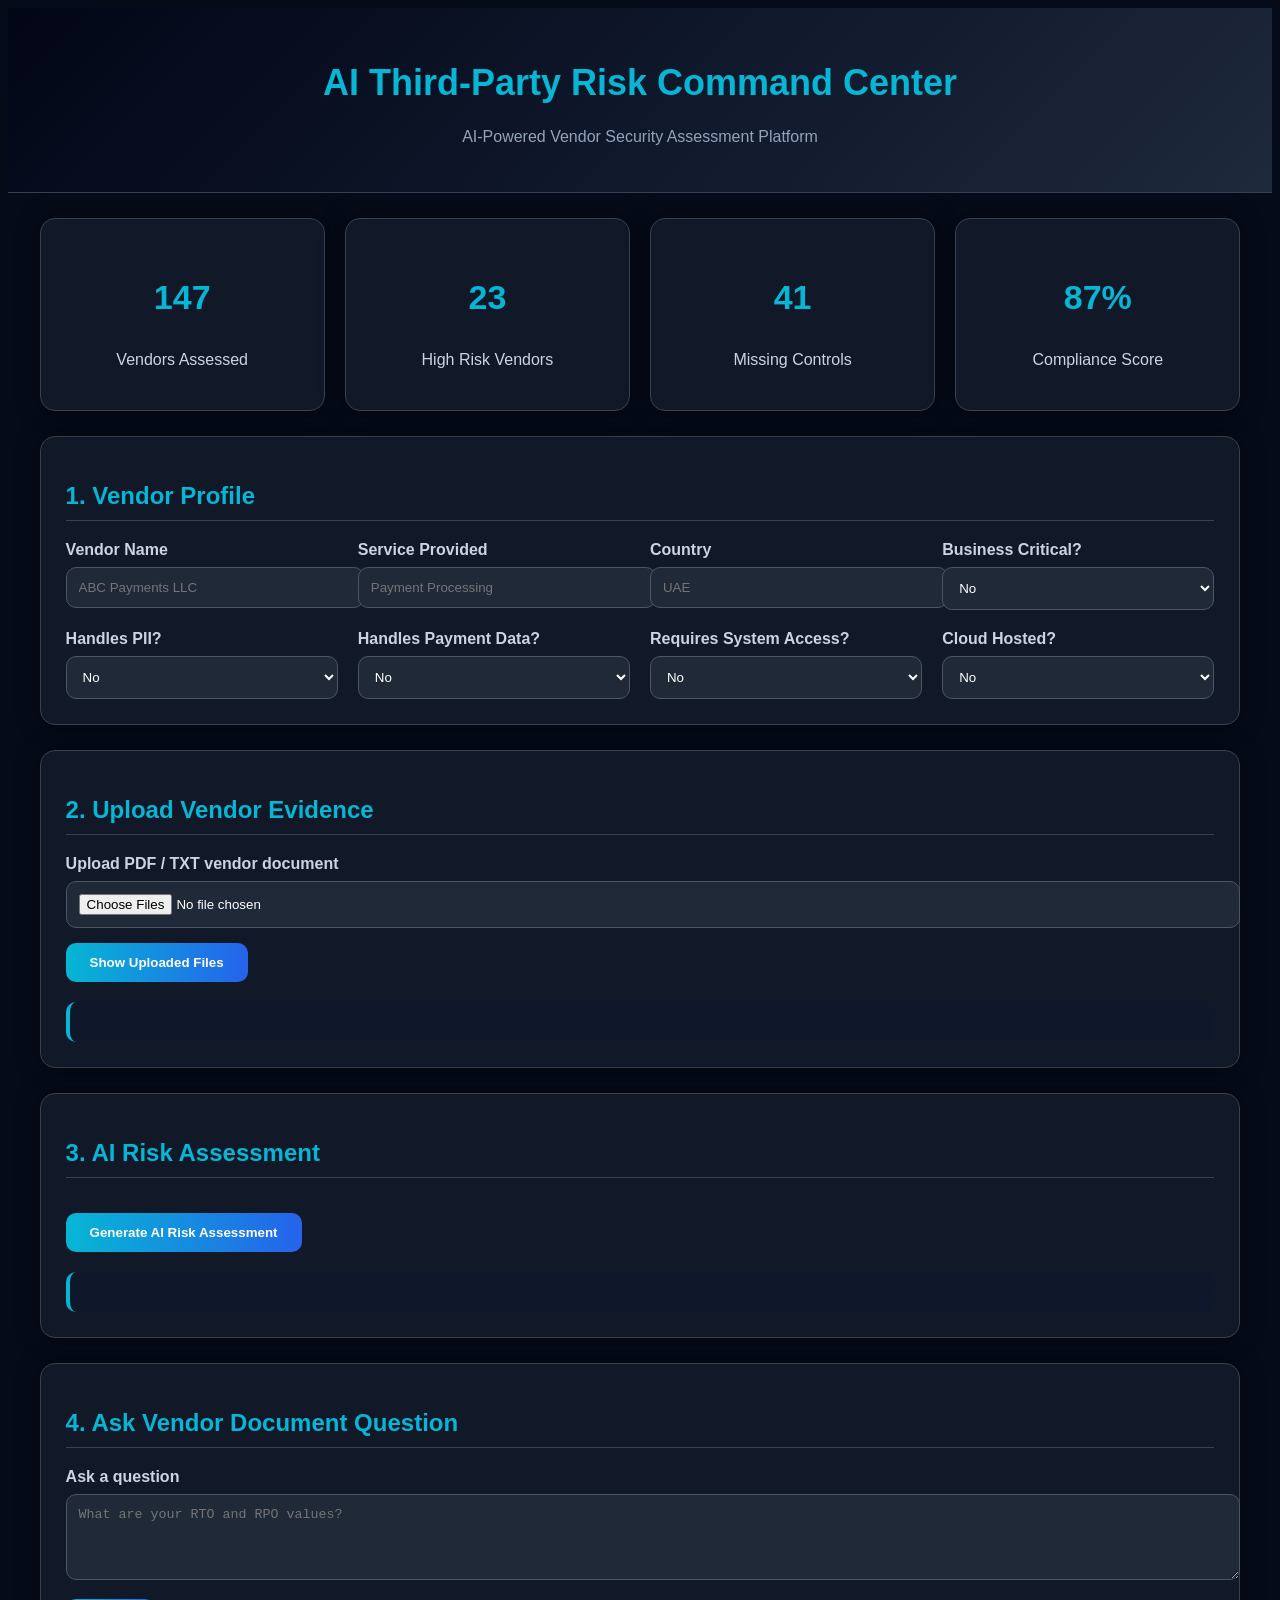
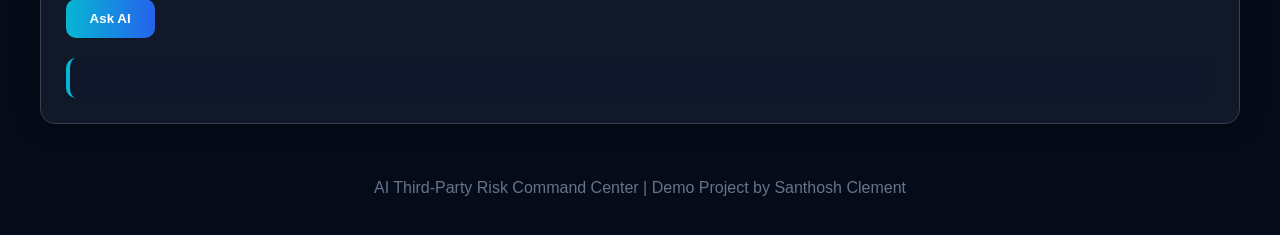
<file: index.html>
<!DOCTYPE html>
<html lang="en">
<head>
  <meta charset="UTF-8" />
  <meta name="viewport" content="width=device-width, initial-scale=1.0" />
  <title>AI Third-Party Risk Command Center</title>
  <link rel="stylesheet" href="style.css">
</head>

<body>

<header>
  <h1>AI Third-Party Risk Command Center</h1>
  <p>AI-Powered Vendor Security Assessment Platform</p>
</header>

<div class="container">

  <div class="hero-stats">
    <div class="stat-card"><h3>147</h3><p>Vendors Assessed</p></div>
    <div class="stat-card"><h3>23</h3><p>High Risk Vendors</p></div>
    <div class="stat-card"><h3>41</h3><p>Missing Controls</p></div>
    <div class="stat-card"><h3>87%</h3><p>Compliance Score</p></div>
  </div>

  <div class="card">
    <h2>1. Vendor Profile</h2>

    <div class="grid">
      <div>
        <label>Vendor Name</label>
        <input type="text" id="vendorName" placeholder="ABC Payments LLC">
      </div>

      <div>
        <label>Service Provided</label>
        <input type="text" id="service" placeholder="Payment Processing">
      </div>

      <div>
        <label>Country</label>
        <input type="text" id="country" placeholder="UAE">
      </div>

      <div>
        <label>Business Critical?</label>
        <select id="critical">
          <option>No</option>
          <option>Yes</option>
        </select>
      </div>

      <div>
        <label>Handles PII?</label>
        <select id="pii">
          <option>No</option>
          <option>Yes</option>
        </select>
      </div>

      <div>
        <label>Handles Payment Data?</label>
        <select id="payment">
          <option>No</option>
          <option>Yes</option>
        </select>
      </div>

      <div>
        <label>Requires System Access?</label>
        <select id="access">
          <option>No</option>
          <option>Yes</option>
        </select>
      </div>

      <div>
        <label>Cloud Hosted?</label>
        <select id="cloud">
          <option>No</option>
          <option>Yes</option>
        </select>
      </div>
    </div>
  </div>

  <div class="card">
    <h2>2. Upload Vendor Evidence</h2>

    <label>Upload PDF / TXT vendor document</label>
    <input type="file" id="docs" multiple>

    <button onclick="showUploadedFiles()">Show Uploaded Files</button>

    <div id="fileList" class="result"></div>
  </div>

  <div class="card">
    <h2>3. AI Risk Assessment</h2>

    <button onclick="generateAIAssessment()">Generate AI Risk Assessment</button>

    <div id="riskSummary"></div>
    <div id="assessmentResult" class="result"></div>
  </div>

  <div class="card">
    <h2>4. Ask Vendor Document Question</h2>

    <label>Ask a question</label>
    <textarea id="question" rows="4" placeholder="What are your RTO and RPO values?"></textarea>

    <button onclick="askQuestion()">Ask AI</button>

    <div id="answer" class="result"></div>
  </div>

</div>

<footer>
  AI Third-Party Risk Command Center | Demo Project by Santhosh Clement
</footer>

<script>
const API_URL = "https://ai-3rdpartyriskcopilot.onrender.com";

function showUploadedFiles() {
  const files = document.getElementById("docs").files;
  let output = "Uploaded Evidence Files:\n";

  if (files.length === 0) {
    output = "No files uploaded.";
  } else {
    for (let i = 0; i < files.length; i++) {
      output += "- " + files[i].name + "\n";
    }
  }

  document.getElementById("fileList").innerText = output;
}

async function generateAIAssessment() {
  const files = document.getElementById("docs").files;

  if (files.length === 0) {
    document.getElementById("assessmentResult").innerText =
      "Please upload at least one PDF or TXT vendor document.";
    return;
  }

  const formData = new FormData();

  formData.append("vendor_name", document.getElementById("vendorName").value || "Unknown Vendor");
  formData.append("service", document.getElementById("service").value || "Not Provided");
  formData.append("country", document.getElementById("country").value || "Not Provided");
  formData.append("business_critical", document.getElementById("critical").value);
  formData.append("pii", document.getElementById("pii").value);
  formData.append("payment_data", document.getElementById("payment").value);
  formData.append("system_access", document.getElementById("access").value);
  formData.append("cloud_hosted", document.getElementById("cloud").value);

  for (let i = 0; i < files.length; i++) {
    formData.append("files", files[i]);
  }

  document.getElementById("assessmentResult").innerText =
    "AI is analyzing vendor evidence. Please wait...";

  try {
    const response = await fetch(`${API_URL}/ai-assess`, {
      method: "POST",
      body: formData
    });

    const result = await response.json();

    document.getElementById("assessmentResult").innerText =
      result.ai_report || "No AI report generated.";

  } catch (error) {
    document.getElementById("assessmentResult").innerText =
      "Unable to connect to AI API. Please check backend URL or Render service.";
  }
}

async function askQuestion() {
  const question = document.getElementById("question").value;

  if (!question) {
    document.getElementById("answer").innerText = "Please enter a question.";
    return;
  }

  document.getElementById("answer").innerText =
    "AI is processing your question...";

  try {
    const response = await fetch(`${API_URL}/ask-question`, {
      method: "POST",
      headers: {
        "Content-Type": "application/json"
      },
      body: JSON.stringify({ question: question })
    });

    const result = await response.json();

    document.getElementById("answer").innerText =
      result.answer || result.ai_report || "No answer returned from API.";

  } catch (error) {
    document.getElementById("answer").innerText =
      "Ask AI API is not available yet. Backend needs /ask-question endpoint.";
  }
}
</script>

</body>
</html>
</file>
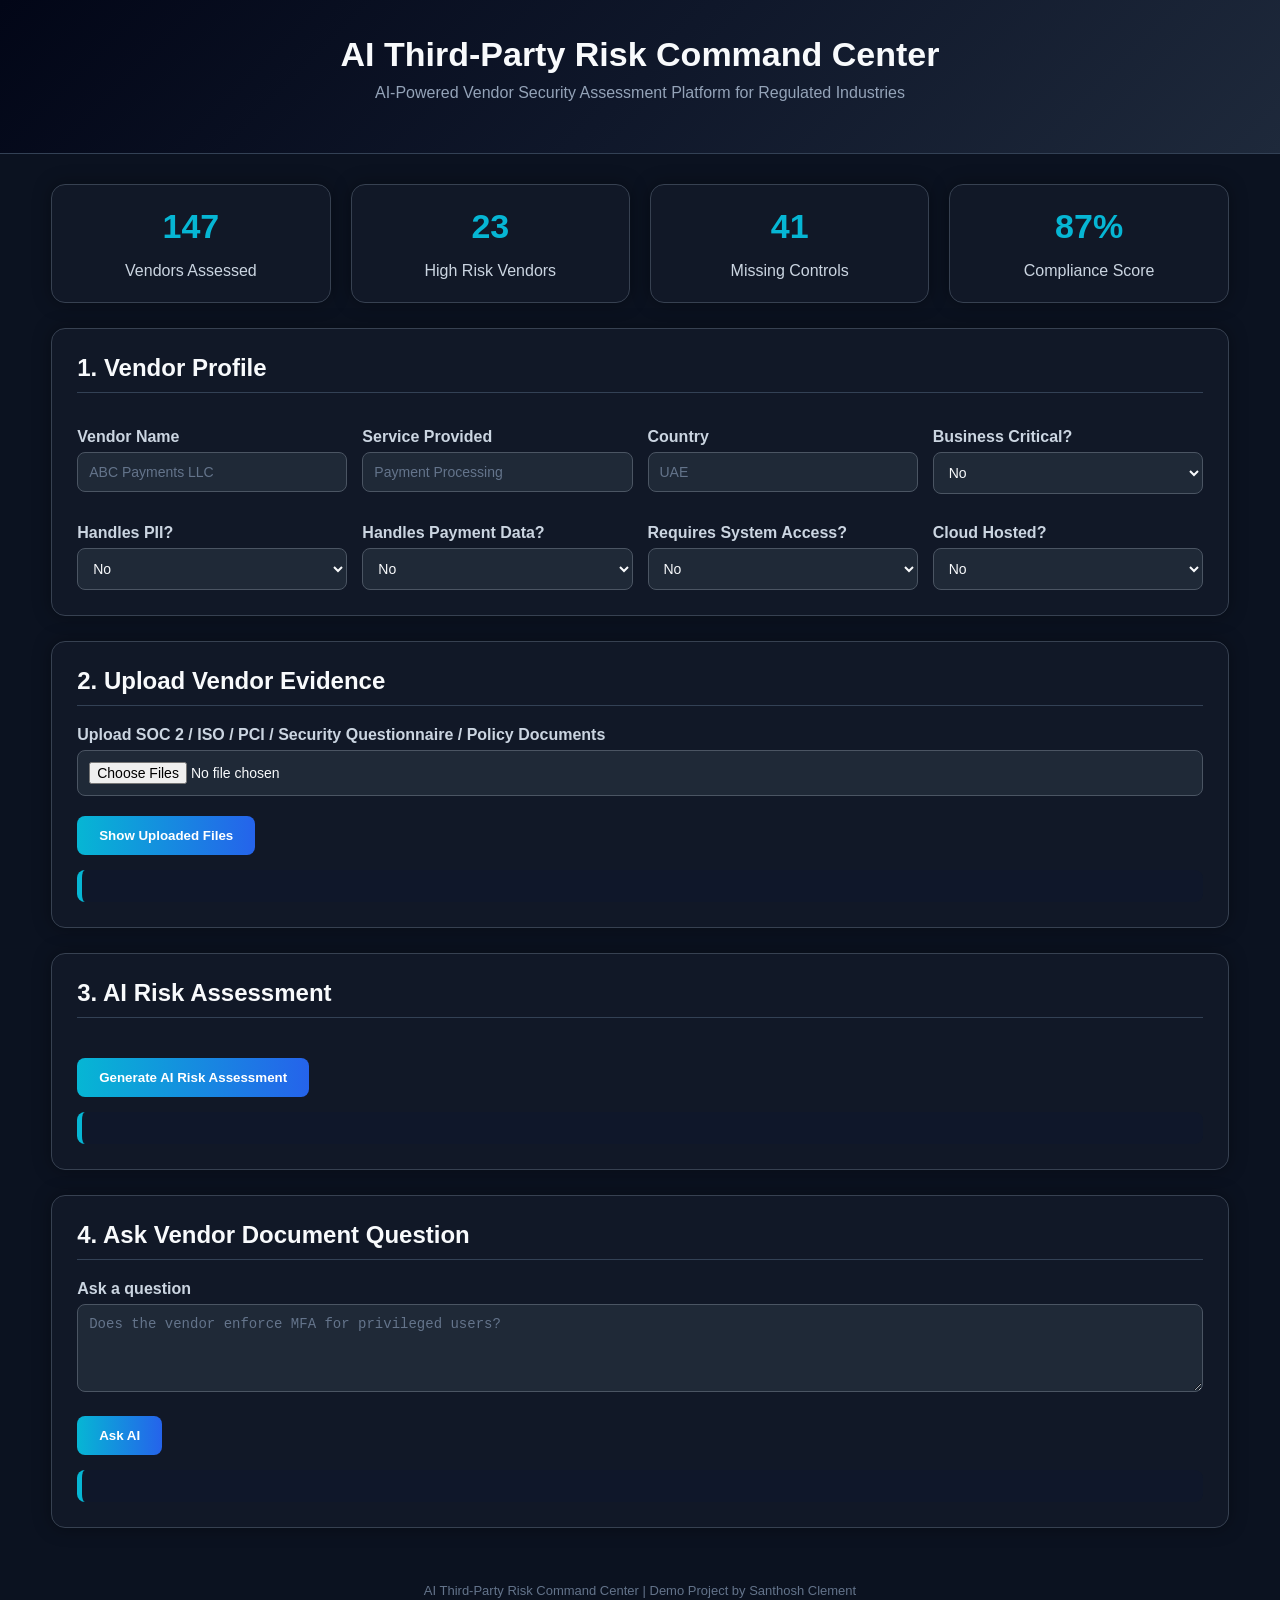
<file: frontend/index.html>
<!DOCTYPE html>
<html lang="en">
<head>
  <meta charset="UTF-8" />
  <meta name="viewport" content="width=device-width, initial-scale=1.0" />
  <title>AI Third-Party Risk Command Center</title>

  <style>
    * {
      box-sizing: border-box;
    }

    body {
      margin: 0;
      font-family: "Segoe UI", Arial, sans-serif;
      background: #0b1220;
      color: #e2e8f0;
    }

    header {
      background: linear-gradient(135deg, #020617, #0f172a, #1e293b);
      color: white;
      padding: 35px 20px;
      text-align: center;
      border-bottom: 1px solid #334155;
    }

    header h1 {
      margin: 0;
      font-size: 34px;
      color: #f8fafc;
    }

    header p {
      margin-top: 10px;
      color: #94a3b8;
      font-size: 16px;
    }

    .container {
      width: 92%;
      max-width: 1200px;
      margin: 30px auto;
    }

    .hero-stats {
      display: grid;
      grid-template-columns: repeat(auto-fit, minmax(220px, 1fr));
      gap: 20px;
      margin-bottom: 25px;
    }

    .stat-card {
      background: #111827;
      border: 1px solid #374151;
      border-radius: 14px;
      padding: 22px;
      text-align: center;
      box-shadow: 0 0 18px rgba(0,0,0,0.35);
    }

    .stat-card h3 {
      color: #06b6d4;
      font-size: 34px;
      margin: 0;
    }

    .stat-card p {
      color: #cbd5e1;
      margin-bottom: 0;
    }

    .card {
      background: #111827;
      padding: 25px;
      margin-bottom: 25px;
      border-radius: 14px;
      border: 1px solid #374151;
      box-shadow: 0 0 18px rgba(0,0,0,0.35);
    }

    h2 {
      margin-top: 0;
      color: #f8fafc;
      border-bottom: 1px solid #334155;
      padding-bottom: 10px;
    }

    label {
      display: block;
      margin-top: 15px;
      font-weight: 600;
      color: #cbd5e1;
    }

    input,
    select,
    textarea {
      width: 100%;
      padding: 11px;
      margin-top: 6px;
      background: #1f2937;
      border: 1px solid #4b5563;
      border-radius: 8px;
      font-size: 14px;
      color: #f8fafc;
    }

    input:focus,
    select:focus,
    textarea:focus {
      border-color: #06b6d4;
      outline: none;
      box-shadow: 0 0 0 2px rgba(6,182,212,0.2);
    }

    input::placeholder,
    textarea::placeholder {
      color: #64748b;
    }

    button {
      margin-top: 20px;
      padding: 12px 22px;
      background: linear-gradient(90deg, #06b6d4, #2563eb);
      color: white;
      border: none;
      border-radius: 8px;
      cursor: pointer;
      font-weight: bold;
      transition: 0.2s ease;
    }

    button:hover {
      transform: translateY(-2px);
      box-shadow: 0 8px 18px rgba(37,99,235,0.35);
    }

    .grid {
      display: grid;
      grid-template-columns: repeat(auto-fit, minmax(230px, 1fr));
      gap: 15px;
    }

    .risk-box {
      padding: 18px;
      border-radius: 10px;
      color: white;
      font-weight: bold;
      text-align: center;
      margin-top: 15px;
      font-size: 17px;
    }

    .low {
      background: #065f46;
    }

    .medium {
      background: #92400e;
    }

    .high {
      background: #991b1b;
    }

    .critical {
      background: #7f1d1d;
      box-shadow: 0 0 20px rgba(239,68,68,0.45);
    }

    .result {
      background: #0f172a;
      border-left: 5px solid #06b6d4;
      padding: 16px;
      margin-top: 15px;
      border-radius: 8px;
      white-space: pre-line;
      color: #dbeafe;
      line-height: 1.6;
    }

    footer {
      text-align: center;
      color: #64748b;
      padding: 25px;
      font-size: 13px;
    }
  </style>
</head>

<body>

<header>
  <h1>AI Third-Party Risk Command Center</h1>
  <p>AI-Powered Vendor Security Assessment Platform for Regulated Industries</p>
</header>

<div class="container">

  <div class="hero-stats">
    <div class="stat-card">
      <h3>147</h3>
      <p>Vendors Assessed</p>
    </div>

    <div class="stat-card">
      <h3>23</h3>
      <p>High Risk Vendors</p>
    </div>

    <div class="stat-card">
      <h3>41</h3>
      <p>Missing Controls</p>
    </div>

    <div class="stat-card">
      <h3>87%</h3>
      <p>Compliance Score</p>
    </div>
  </div>

  <div class="card">
    <h2>1. Vendor Profile</h2>

    <div class="grid">
      <div>
        <label>Vendor Name</label>
        <input type="text" id="vendorName" placeholder="ABC Payments LLC">
      </div>

      <div>
        <label>Service Provided</label>
        <input type="text" id="service" placeholder="Payment Processing">
      </div>

      <div>
        <label>Country</label>
        <input type="text" id="country" placeholder="UAE">
      </div>

      <div>
        <label>Business Critical?</label>
        <select id="critical">
          <option>No</option>
          <option>Yes</option>
        </select>
      </div>

      <div>
        <label>Handles PII?</label>
        <select id="pii">
          <option>No</option>
          <option>Yes</option>
        </select>
      </div>

      <div>
        <label>Handles Payment Data?</label>
        <select id="payment">
          <option>No</option>
          <option>Yes</option>
        </select>
      </div>

      <div>
        <label>Requires System Access?</label>
        <select id="access">
          <option>No</option>
          <option>Yes</option>
        </select>
      </div>

      <div>
        <label>Cloud Hosted?</label>
        <select id="cloud">
          <option>No</option>
          <option>Yes</option>
        </select>
      </div>
    </div>
  </div>

  <div class="card">
    <h2>2. Upload Vendor Evidence</h2>

    <label>Upload SOC 2 / ISO / PCI / Security Questionnaire / Policy Documents</label>
    <input type="file" id="docs" multiple>

    <button onclick="showUploadedFiles()">Show Uploaded Files</button>

    <div id="fileList" class="result"></div>
  </div>

  <div class="card">
    <h2>3. AI Risk Assessment</h2>

    <button onclick="generateAssessment()">Generate AI Risk Assessment</button>

    <div id="riskSummary"></div>
    <div id="assessmentResult" class="result"></div>
  </div>

  <div class="card">
    <h2>4. Ask Vendor Document Question</h2>

    <label>Ask a question</label>
    <textarea id="question" rows="4" placeholder="Does the vendor enforce MFA for privileged users?"></textarea>

    <button onclick="askQuestion()">Ask AI</button>

    <div id="answer" class="result"></div>
  </div>

</div>

<footer>
  AI Third-Party Risk Command Center | Demo Project by Santhosh Clement
</footer>

<script>
  function showUploadedFiles() {
    const files = document.getElementById("docs").files;
    let output = "Uploaded Evidence Files:\\n";

    if (files.length === 0) {
      output = "No files uploaded.";
    } else {
      for (let i = 0; i < files.length; i++) {
        output += "- " + files[i].name + "\\n";
      }
    }

    document.getElementById("fileList").innerText = output;
  }

  function generateAssessment() {
    let score = 0;

    const vendor = document.getElementById("vendorName").value || "Unknown Vendor";
    const service = document.getElementById("service").value || "Not Provided";
    const country = document.getElementById("country").value || "Not Provided";

    if (document.getElementById("critical").value === "Yes") score += 20;
    if (document.getElementById("pii").value === "Yes") score += 15;
    if (document.getElementById("payment").value === "Yes") score += 25;
    if (document.getElementById("access").value === "Yes") score += 20;
    if (document.getElementById("cloud").value === "Yes") score += 10;

    let rating = "Low";
    let cssClass = "low";

    if (score > 30 && score <= 60) {
      rating = "Medium";
      cssClass = "medium";
    } else if (score > 60 && score <= 80) {
      rating = "High";
      cssClass = "high";
    } else if (score > 80) {
      rating = "Critical";
      cssClass = "critical";
    }

    document.getElementById("riskSummary").innerHTML = `
      <div class="risk-box ${cssClass}">
        Risk Score: ${score}/100 | Rating: ${rating}
      </div>
    `;

    document.getElementById("assessmentResult").innerText =
`Vendor: ${vendor}
Service: ${service}
Country: ${country}

Overall Risk Rating: ${rating}

Key Findings:
- Vendor business criticality and data handling were assessed.
- PII, payment data, system access, and cloud hosting increase third-party risk.
- Document validation is required for MFA, encryption, compliance, incident response, and BCP/DR.

Recommended Vendor Questions:
1. Do you enforce MFA for all users and administrators?
2. Do you encrypt data at rest and in transit?
3. Do you have ISO 27001, SOC 2, or PCI DSS certification?
4. What is your incident notification SLA?
5. Do you use subcontractors or fourth parties?
6. What are your RTO and RPO values?
7. Where is customer data stored and processed?
8. Do you support secure data deletion after contract termination?

Approval Recommendation:
Conditional approval pending vendor evidence review, compliance validation, and security control confirmation.`;
  }

  function askQuestion() {
    const question = document.getElementById("question").value;

    if (!question) {
      document.getElementById("answer").innerText = "Please enter a question.";
      return;
    }

    document.getElementById("answer").innerText =
`Demo AI Answer:

Your Question:
"${question}"

This interface is ready for RAG integration. In the next phase, uploaded vendor documents will be parsed, indexed, and searched to provide evidence-based AI answers.`;
  }
</script>

</body>
</html>
</file>
<file: style.css>
```css
* {
  margin: 0;
  padding: 0;
  box-sizing: border-box;
}

body {
  background: #050b18;
  color: #e2e8f0;
  font-family: 'Segoe UI', sans-serif;
}

header {
  background: linear-gradient(
      135deg,
      #020617,
      #0f172a,
      #1e293b
  );
  padding: 30px;
  text-align: center;
  border-bottom: 1px solid #334155;
}

header h1 {
  font-size: 36px;
  color: #06b6d4;
}

header p {
  color: #94a3b8;
  margin-top: 10px;
}

.container {
  width: 95%;
  max-width: 1400px;
  margin: 25px auto;
}

.hero-stats {
  display: grid;
  grid-template-columns: repeat(4,1fr);
  gap: 20px;
  margin-bottom: 25px;
}

.stat-card {
  background: #111827;
  border: 1px solid #374151;
  border-radius: 15px;
  padding: 25px;
  text-align: center;
  box-shadow: 0 0 25px rgba(0,0,0,.4);
}

.stat-card h3 {
  color: #06b6d4;
  font-size: 34px;
}

.stat-card p {
  color: #cbd5e1;
}

.card {
  background: #111827;
  border: 1px solid #374151;
  border-radius: 15px;
  padding: 25px;
  margin-bottom: 25px;
  box-shadow: 0 0 25px rgba(0,0,0,.35);
}

.card h2 {
  color: #06b6d4;
  margin-bottom: 20px;
  border-bottom: 1px solid #334155;
  padding-bottom: 10px;
}

.grid {
  display: grid;
  grid-template-columns: repeat(auto-fit,minmax(250px,1fr));
  gap: 20px;
}

label {
  display: block;
  margin-bottom: 8px;
  color: #cbd5e1;
  font-weight: 600;
}

input,
select,
textarea {
  width: 100%;
  padding: 12px;
  background: #1f2937;
  border: 1px solid #4b5563;
  border-radius: 10px;
  color: white;
}

input:focus,
select:focus,
textarea:focus {
  outline: none;
  border-color: #06b6d4;
  box-shadow: 0 0 12px rgba(6,182,212,.3);
}

button {
  background: linear-gradient(
      90deg,
      #06b6d4,
      #2563eb
  );
  color: white;
  border: none;
  padding: 12px 24px;
  border-radius: 10px;
  cursor: pointer;
  font-weight: bold;
  margin-top: 15px;
  transition: all .3s ease;
}

button:hover {
  transform: translateY(-2px);
  box-shadow: 0 0 20px rgba(37,99,235,.4);
}

.result {
  margin-top: 20px;
  background: #0f172a;
  border-left: 4px solid #06b6d4;
  padding: 20px;
  border-radius: 10px;
  white-space: pre-wrap;
  line-height: 1.7;
}

.risk-box {
  padding: 18px;
  border-radius: 10px;
  text-align: center;
  font-size: 18px;
  font-weight: bold;
  margin-top: 15px;
}

.low {
  background: #065f46;
}

.medium {
  background: #92400e;
}

.high {
  background: #991b1b;
}

.critical {
  background: #7f1d1d;
  box-shadow: 0 0 20px rgba(239,68,68,.5);
}

footer {
  text-align: center;
  color: #64748b;
  padding: 30px;
}

@media(max-width:900px){

.hero-stats{
  grid-template-columns:1fr 1fr;
}

}

@media(max-width:600px){

.hero-stats{
  grid-template-columns:1fr;
}

}
```
</file>
